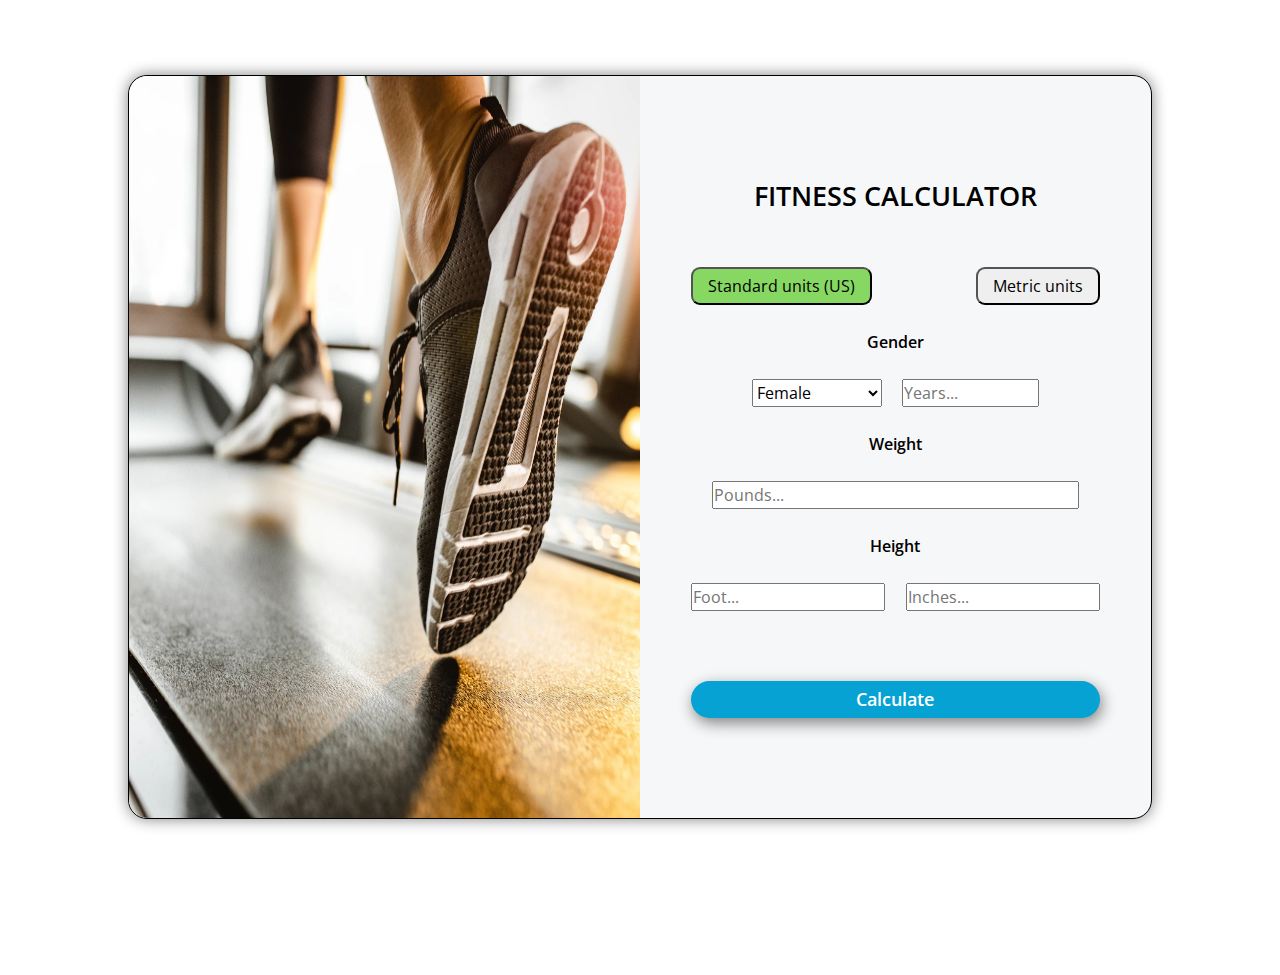
<file: fitness-calculator/index.html>
<!doctype html>
<html lang="en">
<head>
    <meta charset="UTF-8">
    <meta name="viewport"
          content="width=device-width, user-scalable=no, initial-scale=1.0, maximum-scale=1.0, minimum-scale=1.0">
    <meta http-equiv="X-UA-Compatible" content="ie=edge">
    <link rel="stylesheet" href="https://fonts.googleapis.com/css?family=Open+Sans">
    <link rel="stylesheet" href="./reset.css">
    <link rel="stylesheet" href="./style.css">
    <title>Fitness Calculator</title>
</head>
<body>
    <section>

        <div class="image">
            <img src="./calculator.png" alt="Fitness Image" width="100%">
        </div>

        <div class="calc-form">

            <h1>FITNESS CALCULATOR</h1>

            <div class="units-buttons">
                <button>Standard units (US)</button>
                <button>Metric units</button>
            </div>

            <p>Gender</p>

            <div class="gender-inputs">

                <select name="gender" id="gender">
                    <option value="female">Female</option>
                    <option value="male">Male</option>
                </select>

                <input type="number" placeholder="Years...">
            </div>

            <p>Weight</p>
            <input style="width: 90%;" type="number" step="0.01" placeholder="Pounds...">

            <p>Height</p>
            <div class="height-inputs">
                <input type="number" step="0.01" placeholder="Foot...">
                <input type="number" step="0.01" placeholder="Inches...">
            </div>

            <button class="btn">Calculate</button>
        </div>

    </section>
</body>
</html>
</file>
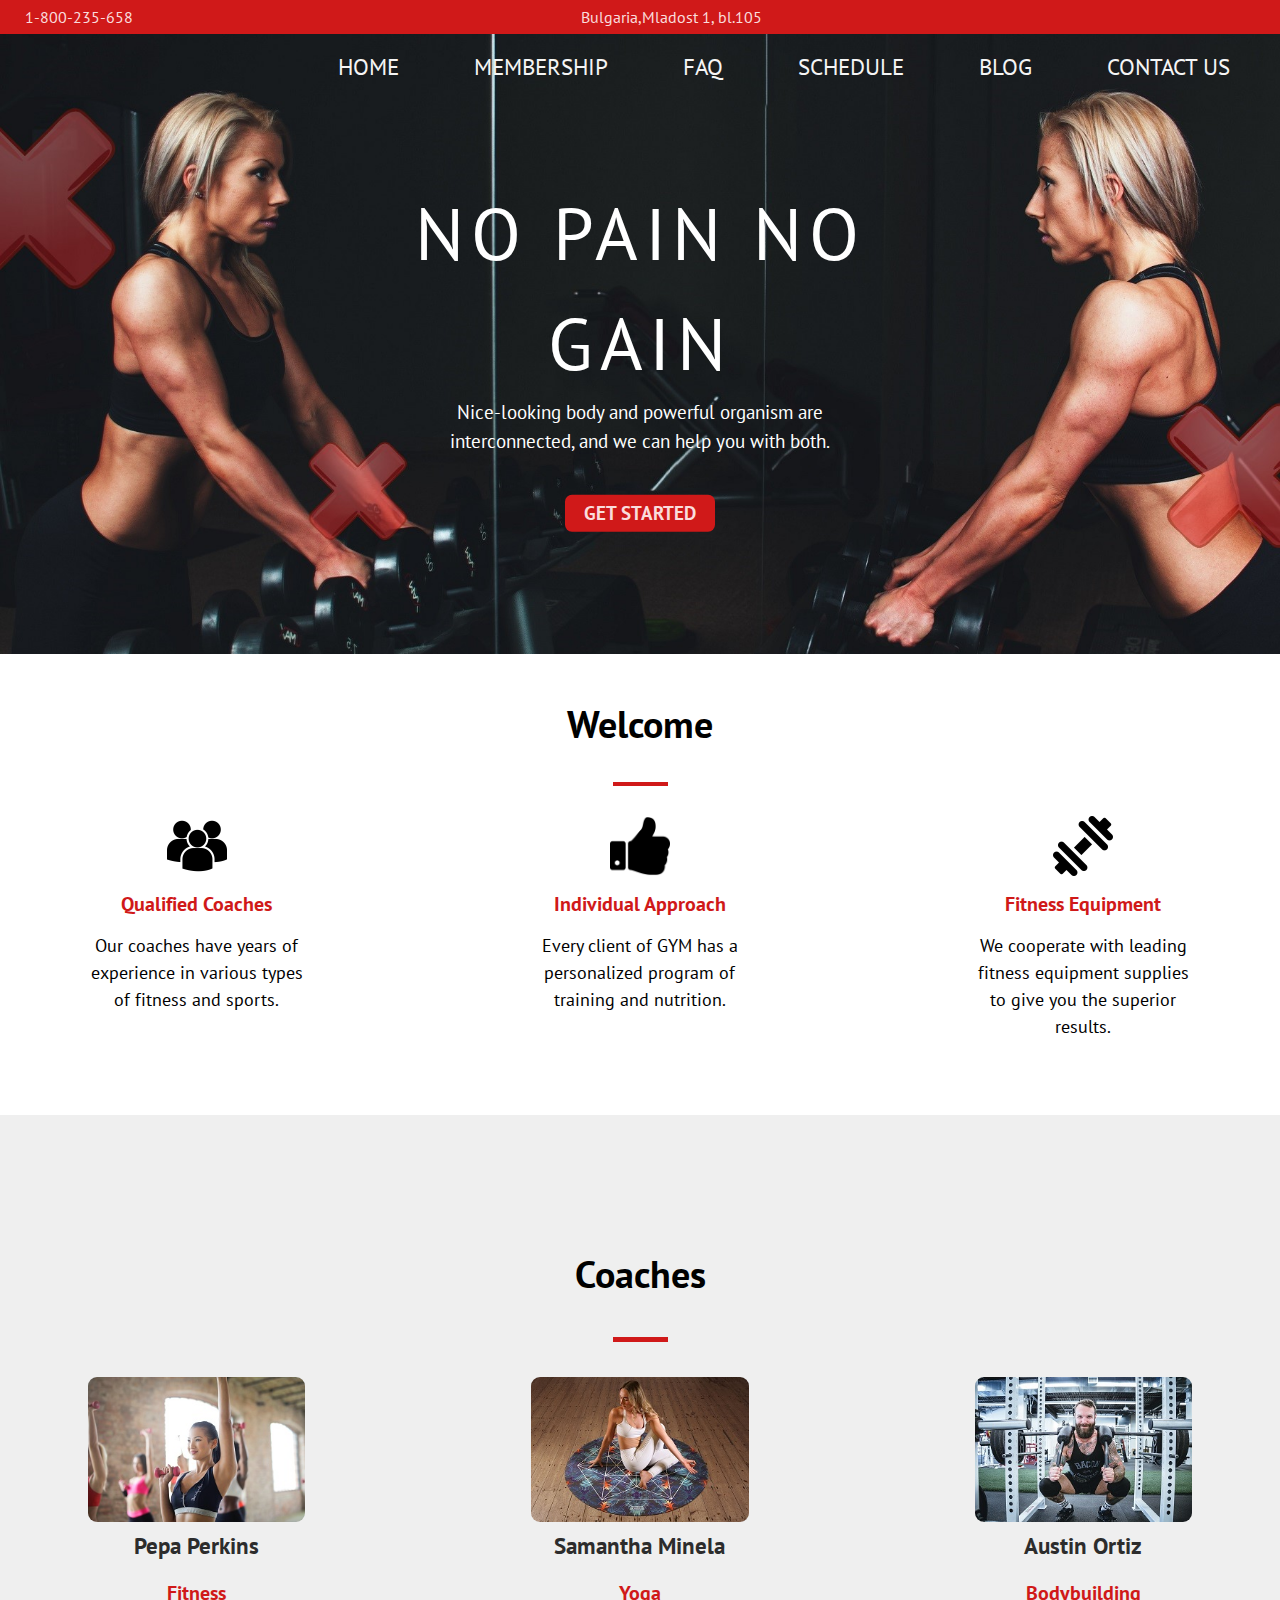
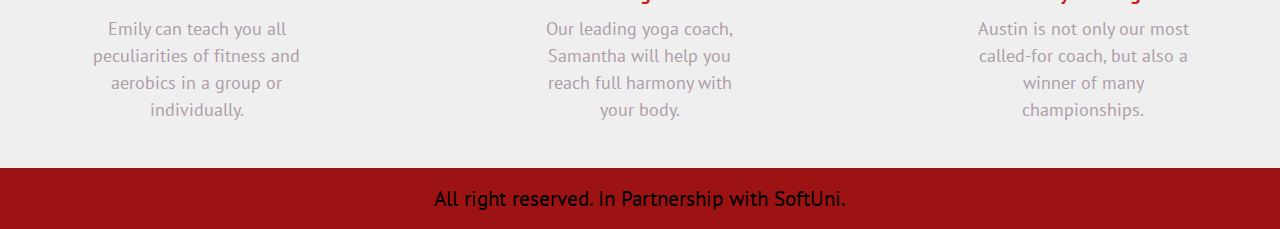
<file: fitness-site/index.html>
<!doctype html>
<html lang="en">
<head>
    <meta charset="UTF-8">
    <meta name="viewport"
          content="width=device-width, user-scalable=no, initial-scale=1.0, maximum-scale=1.0, minimum-scale=1.0">
    <meta http-equiv="X-UA-Compatible" content="ie=edge">
    <link rel="stylesheet" href="https://fonts.googleapis.com/css?family=PT+Sans|PT+Serif">
    <link rel="stylesheet" href="https://cdnjs.cloudflare.com/ajax/libs/font-awesome/6.2.0/css/all.min.css" integrity="sha512-xh6O/CkQoPOWDdYTDqeRdPCVd1SpvCA9XXcUnZS2FmJNp1coAFzvtCN9BmamE+4aHK8yyUHUSCcJHgXloTyT2A==" crossorigin="anonymous" referrerpolicy="no-referrer" />
    <link rel="stylesheet" href="./reset.css">
    <link rel="stylesheet" href="./style.css">
    <title>Fitness Site</title>
</head>
<body>
<header>

    <div class="top-banner">
        <div class="tel"><i class="fa-solid fa-mobile-screen-button"></i> 1-800-235-658</div>
        <div class="address"><i class="fa-sharp fa-solid fa-location-dot"></i> Bulgaria,Mladost 1, bl.105</div>
        <div class="soc-icons">
            <i class="fa-brands fa-facebook-f"></i>
            <i class="fa-brands fa-twitter"></i>
            <i class="fa-brands fa-instagram"></i>
            <i class="fa-brands fa-youtube"></i>
        </div>
    </div>

    <img class="main-fitness-img" src="./img/fitness-main.jpg" alt="main-fitness-image">

    <nav>
        <a href="#">HOME</a>
        <a href="#">MEMBERSHIP</a>
        <a href="#">FAQ</a>
        <a href="#">SCHEDULE</a>
        <a href="#">BLOG</a>
        <a href="#">CONTACT US</a>
    </nav>

    <div class="hero">
        <h1>NO PAIN NO GAIN</h1>
        <p>Nice-looking body and powerful organism are interconnected, and we can help you with both.</p>
        <button>GET STARTED</button>
    </div>

</header>

<main>

    <section class="welcome">

        <h2>Welcome</h2>

        <div class="welcome-boxes">
            <div class="welcome-box">
                <img src="./img/multiple-users-silhouette.png" alt="users img">
                <h3>Qualified Coaches</h3>
                <p>Our coaches have years of experience in various types of fitness and sports.</p>
            </div>

            <div class="welcome-box">
                <img src="./img/thumbs-up-hand-symbol.png" alt="thumbs up img">
                <h3>Individual Approach</h3>
                <p>Every client of GYM has a personalized program of training and nutrition.</p>
            </div>

            <div class="welcome-box">
                <img src="./img/dumbbell.png" alt="dumbbell img">
                <h3>Fitness Equipment</h3>
                <p>We cooperate with leading fitness equipment supplies to give you the superior results.</p>
            </div>
        </div>

    </section>

    <section class="coaches">

        <h2>Coaches</h2>

        <div class="coaches-boxes">
            <div class="coach-box">
                <img src="./img/perkins.jpg" alt="coach img">
                <h3 class="coach-name">Pepa Perkins</h3>
                <h3>Fitness</h3>
                <p>Emily can teach you all peculiarities of fitness and aerobics in a group or individually.</p>
            </div>

            <div class="coach-box">
                <img src="./img/minela.jpg" alt="coach img">
                <h3 class="coach-name">Samantha Minela</h3>
                <h3>Yoga</h3>
                <p>Our leading yoga coach, Samantha will help you reach full harmony with your body.</p>
            </div>

            <div class="coach-box">
                <img src="./img/ortiz.jpg" alt="coach img">
                <h3 class="coach-name">Austin Ortiz</h3>
                <h3>Bodybuilding</h3>
                <p>Austin is not only our most called-for coach, but also a winner of many championships.</p>
            </div>
        </div>

    </section>

</main>
<footer>
    <p>All right reserved. In Partnership with SoftUni.</p>
</footer>

</body>
</html>
</file>
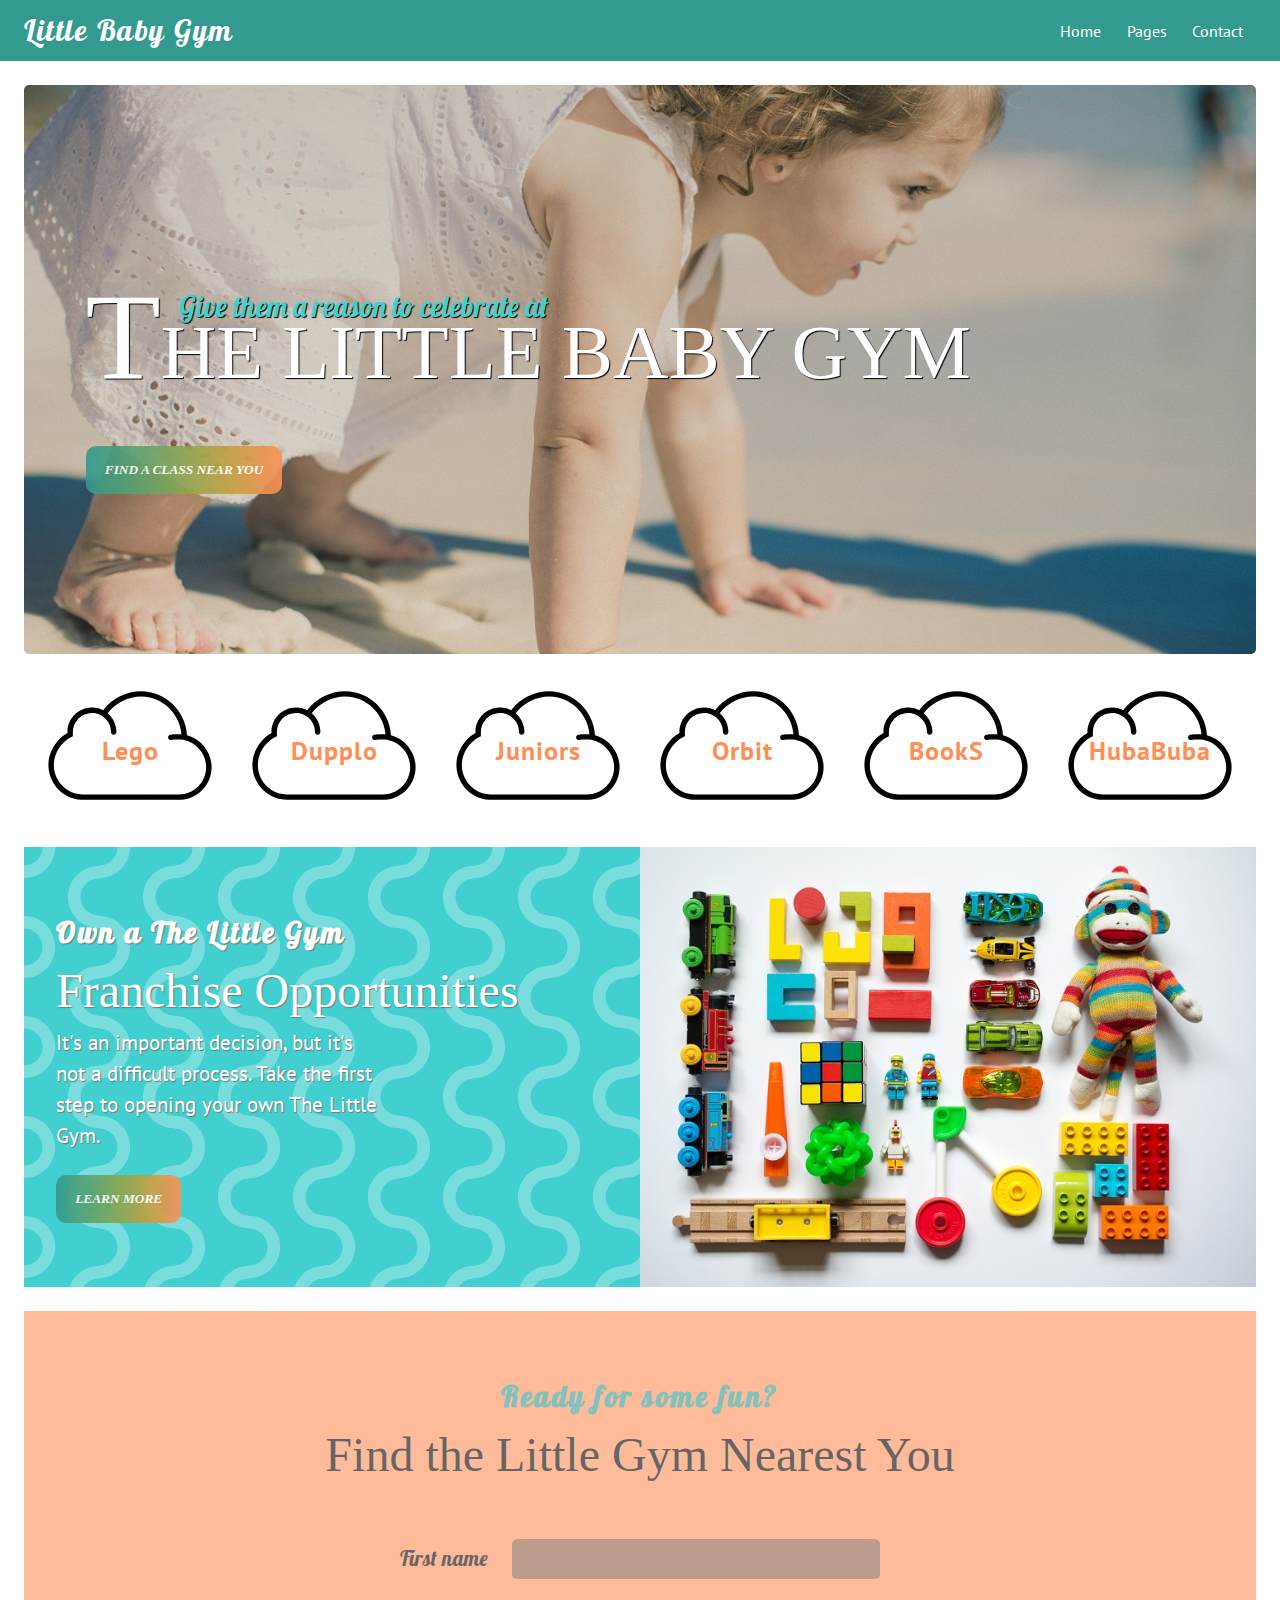
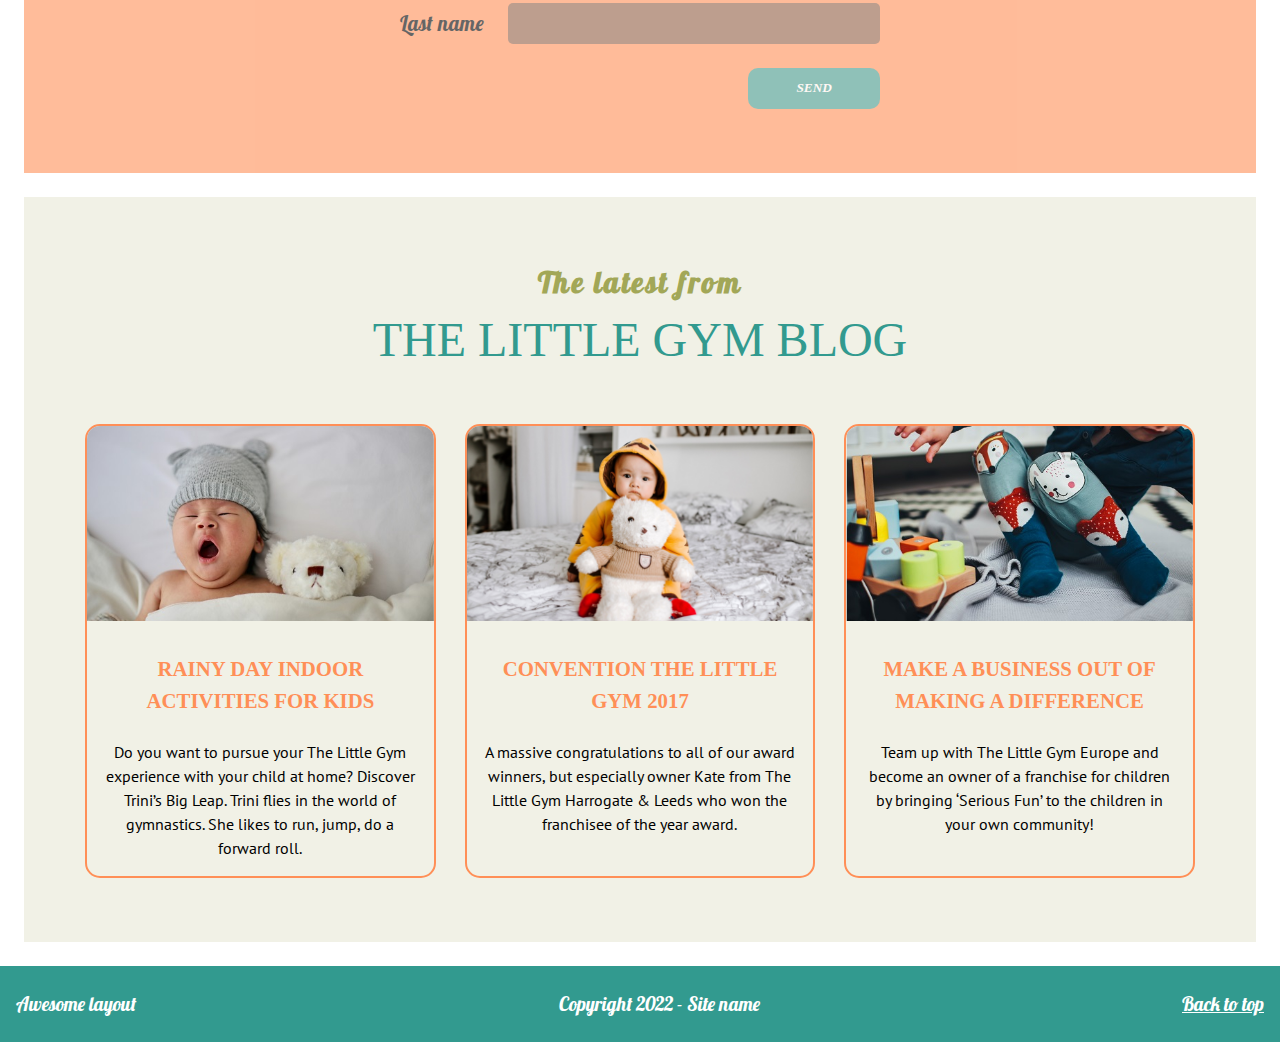
<file: little-baby/index.html>
<!DOCTYPE html>
<html lang="en">

<head>
    <link rel="stylesheet" href="style.css">
    <link rel="stylesheet" href="responsive.css">
    <link rel="stylesheet" href="https://use.fontawesome.com/releases/v5.6.3/css/all.css" integrity="sha384-UHRtZLI+pbxtHCWp1t77Bi1L4ZtiqrqD80Kn4Z8NTSRyMA2Fd33n5dQ8lWUE00s/" crossorigin="anonymous">
    <meta charset="UTF-8">
    <meta name="viewport" content="width=device-width, initial-scale=1.0">
    <meta http-equiv="X-UA-Compatible" content="ie=edge">
    <title>Little Baby Gym</title>
</head>

<body>    
    <header class="site-header">
        <p class="site-header-logo">Little Baby Gym</p>
        <nav class="site-navigation">
            <ul>
                <li><a href="#">Home</a></li>
                <li><a href="#">Pages</a></li>             
                <li><a href="#">Contact</a></li>                
            </ul>
        </nav>    
        <div class="hamburger-menu">          
    </header>
    <main class="site-main">
       <section class="entry-header">
           <div class="entry-header-container">
                <p class="entry-header-description">Give them a reason to celebrate at</p>
                <h1 class="entry-header-title">THE LITTLE BABY GYM</h1>    
                <button class="button button-primary">Find a class near you</button>            
           </div>
       </section>
       <section class="site-logos">
            <div class="site-logos-container">
                <div class="site-logo"><img src="./images/cloud.svg" alt=""><span>Lego</span></div>
                <div class="site-logo"><img src="./images/cloud.svg" alt=""><span>Dupplo</span></div>
                <div class="site-logo"><img src="./images/cloud.svg" alt=""><span>Juniors</span></div>
                <div class="site-logo"><img src="./images/cloud.svg" alt=""><span>Orbit</span></div>
                <div class="site-logo"><img src="./images/cloud.svg" alt=""><span>BookS</span></div>
                <div class="site-logo"><img src="./images/cloud.svg" alt=""><span>HubaBuba</span></div>
            </div>
        </section>
        <section class="entry-content">
            <div class="site-information">
                <section class="site-information-text">
                    <h5 class="entry-subtitle">Own a The Little Gym</h5>
                    <h2 class="entry-title">Franchise Opportunities</h2>
                    <p class="entry-description">It's an important decision, but it's not a difficult process. Take the first step to opening your own The Little Gym.</p>
                    <button class="button button-primary">Learn more</button>
                </section>
                <section class="site-information-image"></section>
            </div>
            <div class="site-form">
                <section class="site-form-container">
                    <h5 class="entry-subtitle">Ready for some fun?</h5>
                    <h2 class="entry-title">Find the Little Gym Nearest You</h2>
                    <form action="#">
                        <p>
                            <label for="first-name">First name</label>
                            <input type="text" id="first-name">
                        </p>
                        <p>
                            <label for="last-name">Last name</label>
                            <input type="text" id="last-name">
                        </p>
                        <button class="button button-primary">Send</button>
                    </form>  
                </section>
                <section class="site-information-image"></section>
            </div>           
        </section>
        <section class="site-blog">
            <div class="site-blog-container">
                <h5 class="entry-subtitle">The latest from</h5>
                <h2 class="entry-title">THE LITTLE GYM BLOG</h2>
                <section class="site-posts">
                    <div class="site-post">
                        <div class="image">
                            <img src="./images/baby-image.jpg" alt="baby image">
                        </div>
                        <h2><a href="#">Rainy Day Indoor Activities for Kids</a></h2>
                        <p>Do you want to pursue your The Little Gym experience with your child at home? Discover Trini’s Big Leap. Trini flies in the world of gymnastics. She likes to run, jump, do a forward roll.</p>
                    </div>
                    <div class="site-post">
                        <div class="image">
                            <img src="./images/child-picture.jpg" alt="child image">
                        </div>
                        <h2><a href="#">Convention The Little Gym 2017</a></h2>
                        <p>A massive congratulations to all of our award winners, but especially owner Kate from The Little Gym Harrogate & Leeds who won the franchisee of the year award.</p>
                    </div>
                    <div class="site-post">
                        <div class="image">
                            <img src="./images/child-play.jpg" alt="child play image">
                        </div>                        
                        <h2><a href="#">Make a business out of making a difference</a></h2>
                        <p>Team up with The Little Gym Europe and become an owner of a franchise for children by bringing ‘Serious Fun’ to the children in your own community!</p>
                    </div>
                </section>
            </div>
        </section>
    </main>
    <footer class="site-footer">
        <p>Awesome layout</p>
        <p>Copyright 2022 - Site name</p>
        <a href="#">Back to top</a>
    </footer>
</body>
</html>
</file>
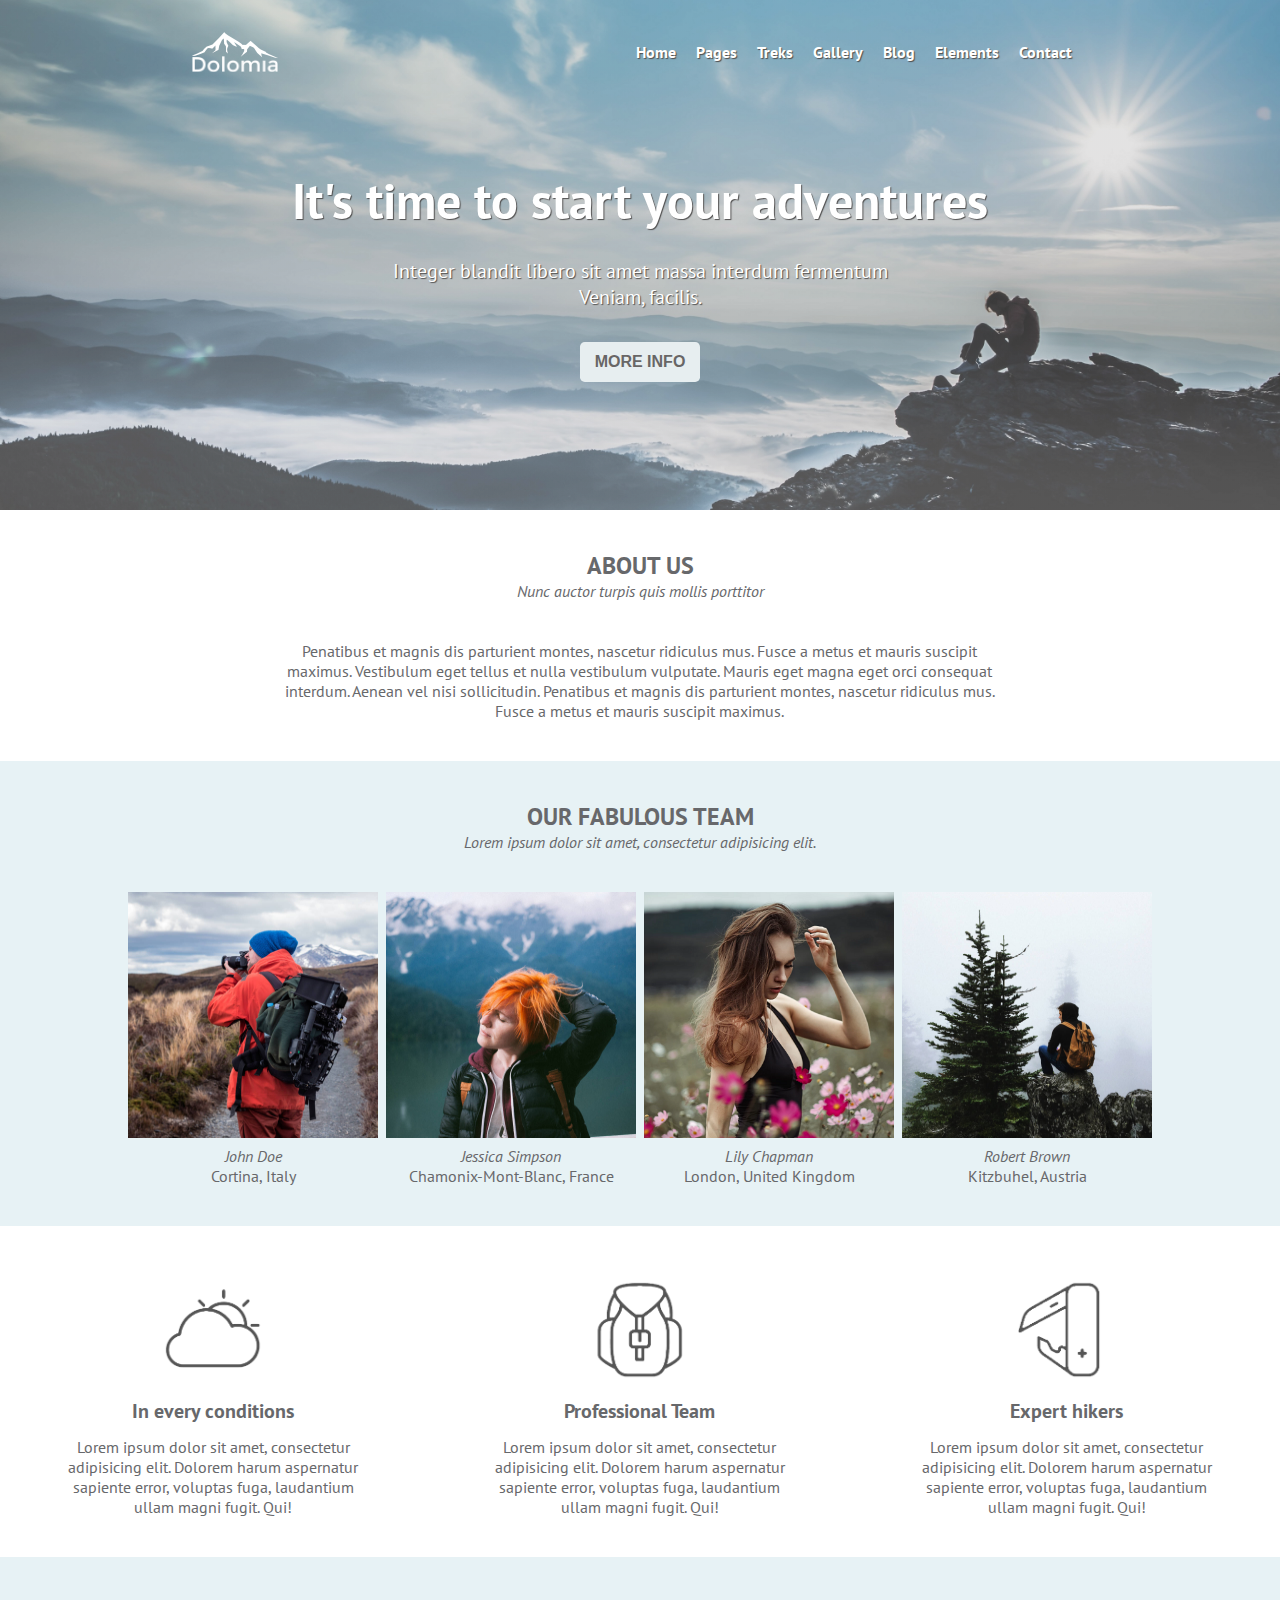
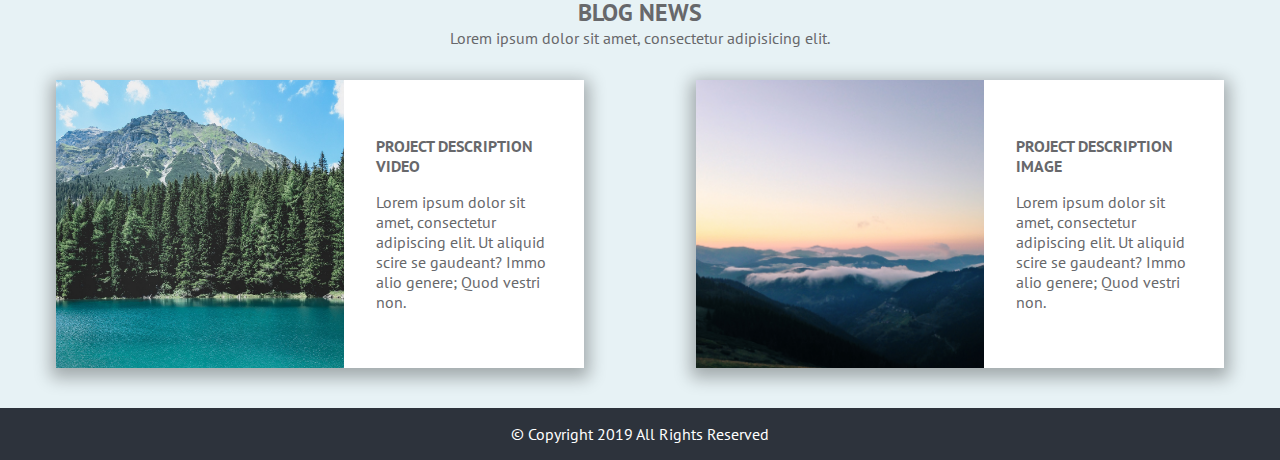
<file: Mountain-Journey/index.html>
<!DOCTYPE html>
<html lang="en">

<head>
    <link rel="stylesheet" href="style.css">
    <link rel="stylesheet" href="responsive.css">
    <meta charset="UTF-8">
    <meta name="viewport" content="width=device-width, initial-scale=1.0">
    <meta http-equiv="X-UA-Compatible" content="ie=edge">
    <title>Mountain Landing</title>
</head>

<body>
    <header>
        <nav>
            <img src="./images/logo_white.png" alt="">
            <ul>
                <li><a href="#">Home</a></li>
                <li><a href="#">Pages</a></li>
                <li><a href="#">Treks</a></li>
                <li><a href="#">Gallery</a></li>
                <li><a href="#">Blog</a></li>
                <li><a href="#">Elements</a></li>
                <li><a href="#">Contact</a></li>
            </ul>
        </nav>
        <section class="header-title">
            <h1>It's time to start your adventures</h1>
            <p>Integer blandit libero sit amet massa interdum fermentum</p>
            <p>Veniam, facilis.</p>
            <button>MORE INFO</button>
        </section>
    </header>
    <main>
        <section class="about-us">
            <h3>ABOUT US</h3>
            <p>Nunc auctor turpis quis mollis porttitor</p>
            <p>Penatibus et magnis dis parturient montes, nascetur ridiculus mus. Fusce a metus et mauris suscipit
                maximus. Vestibulum eget tellus et nulla vestibulum vulputate. Mauris eget magna eget orci consequat
                interdum. Aenean vel nisi sollicitudin. Penatibus et magnis dis parturient montes, nascetur ridiculus
                mus. Fusce a metus et mauris suscipit maximus.</p>
        </section>
        <section class="team-description">
            <div class="team-description-wrapper">
                <h3>OUR FABULOUS TEAM</h3>
                <p>Lorem ipsum dolor sit amet, consectetur adipisicing elit.</p>
                <ul>
                    <li>
                        <img src="./images/person-1.jpg" alt="pic">
                        <p>John Doe</p>
                        <p>Cortina, Italy</p>
                    </li>
                    <li>
                        <img src="./images/person-2.jpg" alt="pic">
                        <p>Jessica Simpson</p>
                        <p>Chamonix-Mont-Blanc, France</p>
                    </li>
                    <li>
                        <img src="./images/person-3.png" alt="pic">
                        <p>Lily Chapman</p>
                        <p>London, United Kingdom</p>
                    </li>
                    <li>
                        <img src="./images/person-4.jpg" alt="pic">
                        <p>Robert Brown</p>
                        <p>Kitzbuhel, Austria</p>
                    </li>
                </ul>
            </div>
        </section>
        <section class="choose-us">
            <ul>
                <li>
                    <img src="./images/icon-1.png" alt="cloud">
                    <h4>In every conditions</h4>
                    <p>Lorem ipsum dolor sit amet, consectetur adipisicing elit. Dolorem harum aspernatur sapiente
                        error,
                        voluptas fuga, laudantium ullam magni fugit. Qui!</p>
                </li>
                <li>
                    <img src="./images/icon-2.png" alt="bag">
                    <h4>Professional Team</h4>
                    <p>Lorem ipsum dolor sit amet, consectetur adipisicing elit. Dolorem harum aspernatur sapiente
                        error,
                        voluptas fuga, laudantium ullam magni fugit. Qui!</p>
                </li>
                <li>
                    <img src="./images/icon-3.png" alt="knife">
                    <h4>Expert hikers</h4>
                    <p>Lorem ipsum dolor sit amet, consectetur adipisicing elit. Dolorem harum aspernatur sapiente
                        error,
                        voluptas fuga, laudantium ullam magni fugit. Qui!</p>
                </li>
            </ul>

        </section>
        <section class="blog-news">
            <h3>BLOG NEWS</h3>
            <p>Lorem ipsum dolor sit amet, consectetur adipisicing elit.</p>
            <ul class="blog-list">
                <li class="item">
                    <section class="avatar">
                        <img src="./images/blog-1.jpg">
                    </section>
                    <section class="content">
                        <h4>PROJECT DESCRIPTION VIDEO</h4>
                        <p>Lorem ipsum dolor sit amet, consectetur adipiscing elit. Ut aliquid
                            scire se gaudeant? Immo
                            alio genere; Quod vestri non.</p>
                    </section>
                </li>
                <li class="item">
                    <section class="avatar">
                        <img src="./images/blog-2.jpg">
                    </section>
                    <section class="content">
                        <h4>PROJECT DESCRIPTION IMAGE</h4>
                        <p>Lorem ipsum dolor sit amet, consectetur adipiscing elit. Ut aliquid
                            scire se gaudeant? Immo
                            alio genere; Quod vestri non.</p>
                    </section>
                </li>
            </ul>

        </section>
    </main>
    <footer>
        <p>© Copyright 2019 All Rights Reserved</p>
    </footer>
</body>

</html>
</file>
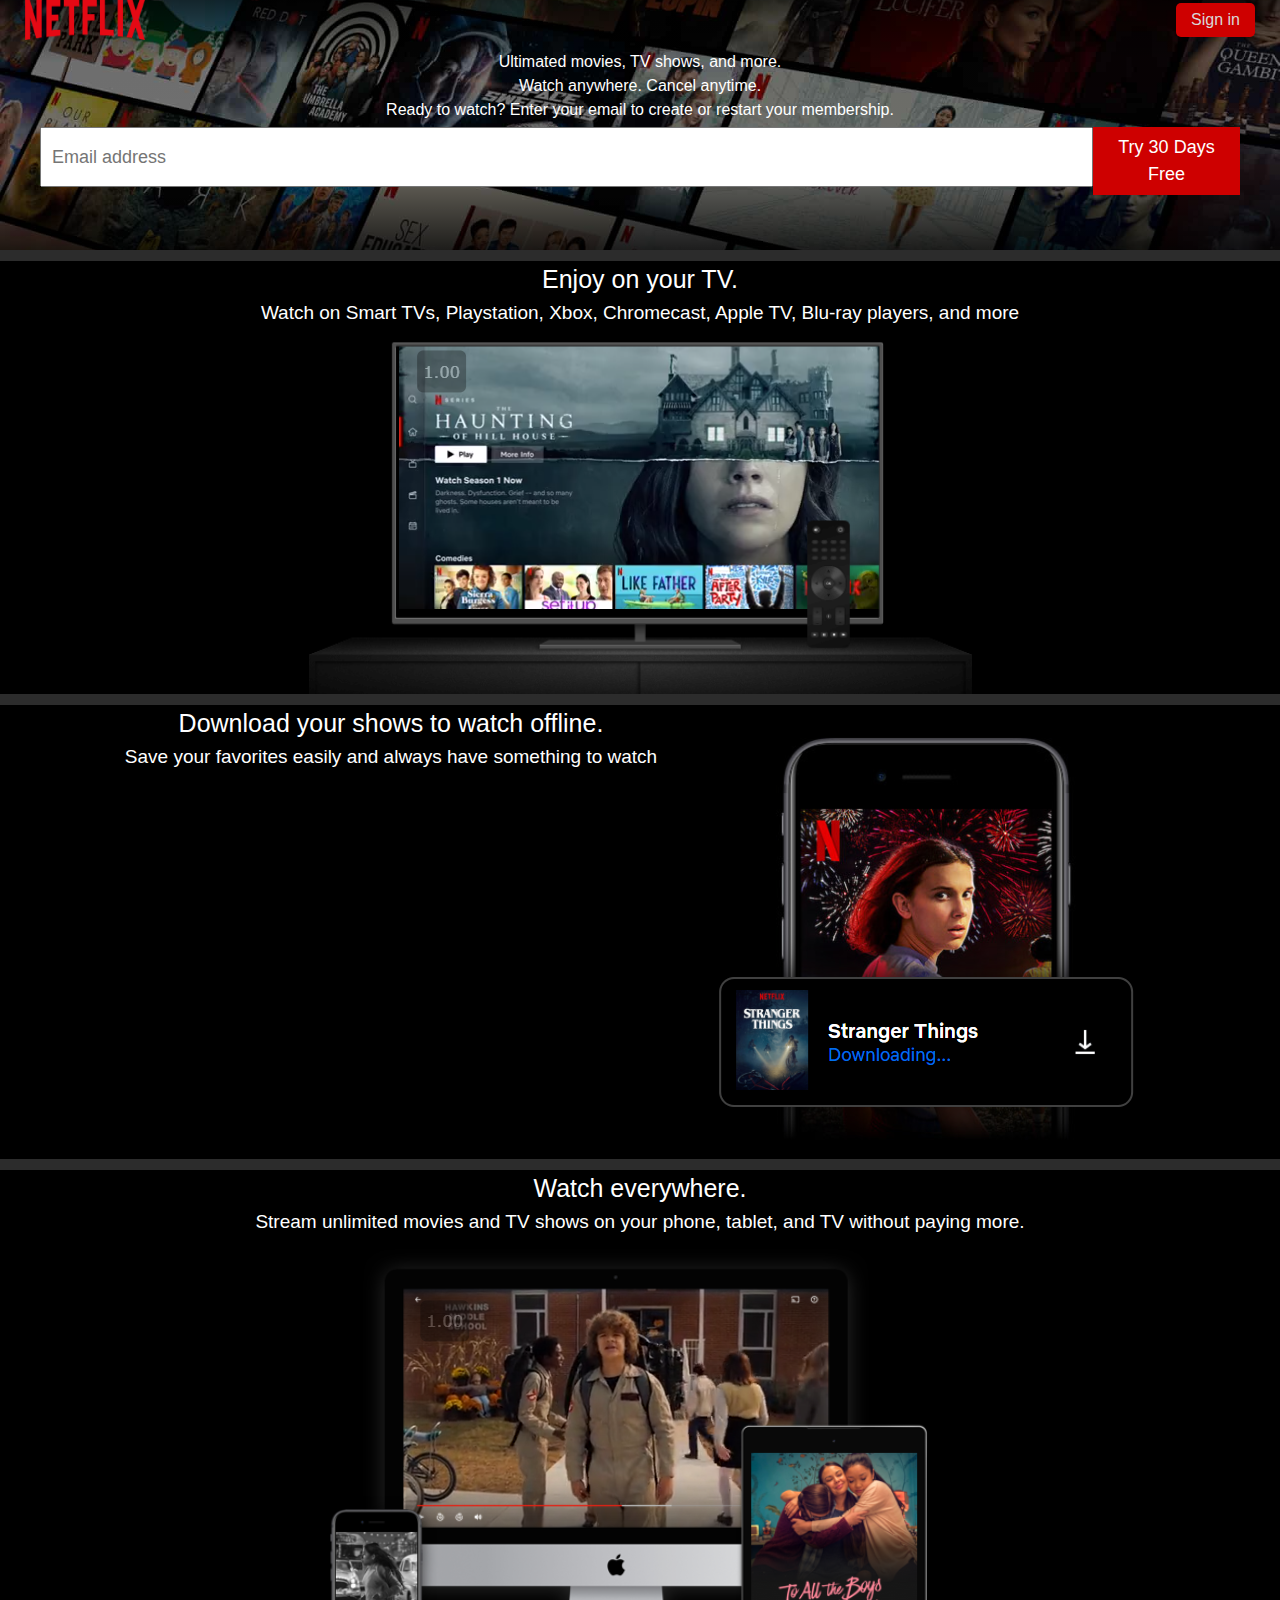
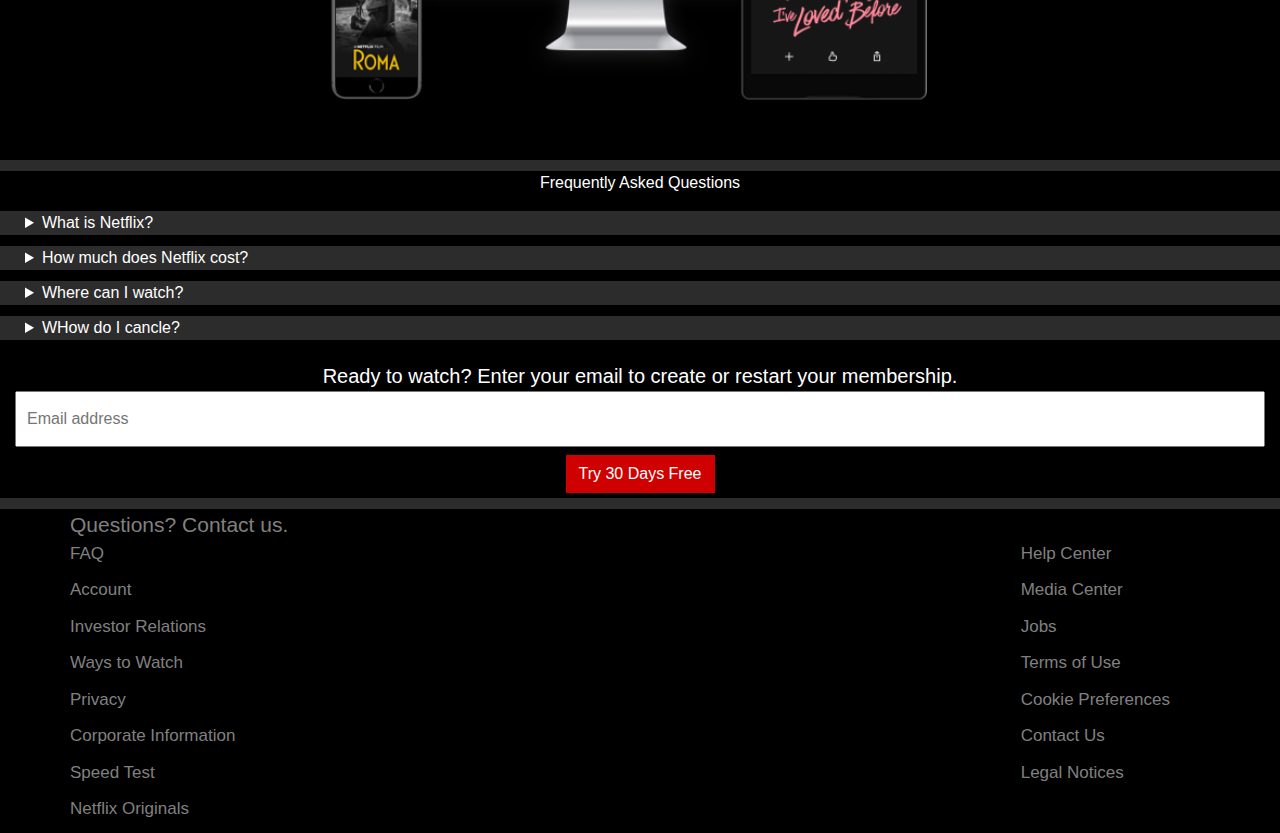
<file: NetFlix/index.html>
<!doctype html>
<html lang="en">
<head>
    <meta charset="UTF-8">
    <meta name="viewport"
          content="width=device-width, user-scalable=no, initial-scale=1.0, maximum-scale=1.0, minimum-scale=1.0">
    <meta http-equiv="X-UA-Compatible" content="ie=edge">
    <link rel="stylesheet" href="../resetStyle.css">
    <link rel="stylesheet" href="./style.css">
    <title>Netflix Template</title>
</head>
<body>

    <header>
        <img class="bg-img" src="./assets/bg.jpg" alt="background-image">
        <div class="overly"></div>
        <nav>
            <div class="logo">
                <img src="./assets/logo.png" width="120px" height="40px" alt="logo">
            </div>
            <div>
                <button>Sign in</button>
            </div>
        </nav>

        <div class="hero">

            <div class="content">
                <h1>Ultimated movies, TV shows, and more.</h1>
                <h4>Watch anywhere. Cancel anytime.</h4>
                <p>Ready to watch? Enter your email to create or restart your membership.</p>
            </div>

            <div style="display:flex;" class="subscribe">
                <input style="font-size: 18px;" type="text" placeholder="Email address">
                <button style="font-size: 18px;">Try 30 Days Free</button>
            </div>

        </div>

    </header>

    <main>

        <section id="box-enjoy">

            <div>
                <h2>Enjoy on your TV.</h2>
                <p>Watch on Smart TVs, Playstation, Xbox, Chromecast, Apple TV, Blu-ray players, and more</p>
            </div>
            <img src="./assets/enjoy-tv.png" alt="Enjoy">

        </section>

        <section id="box-download">
            <div>
                <h2>Download your shows to watch offline.</h2>
                <p>Save your favorites easily and always have something to watch</p>
            </div>
            <img src="./assets/shows.png" alt="Shows">
        </section>

        <section id="box-everywhere">
            <div>
                <h2>Watch everywhere.</h2>
                <p>Stream unlimited movies and TV shows on your phone, tablet, and TV without paying more.</p>
            </div>
            <img src="./assets/watch-everywhere.png" alt="Watch">
        </section>

        <section class="faq">

            <h2>Frequently Asked Questions</h2>

            <div class="questions">
                <details class="question">
                    <summary>What is Netflix?</summary>
                    <p>Some information about this question here!</p>
                </details>
                <details class="question">
                    <summary>How much does Netflix cost?</summary>
                    <div style="background: #777777">
                        <p>Some information about this question here!</p>
                        <p>Some information about this question here!</p>
                        <p>Some information about this question here!</p>
                    </div>
                </details>
                <details class="question">
                    <summary>Where can I watch?</summary>
                    <p>Some information about this question here!</p>
                    <p>Some information about this question here!</p>
                    <p>Some information about this question here!</p>
                </details>
                <details class="question">
                    <summary>WHow do I cancle?</summary>
                    <p>Some information about this question here!</p>
                    <p>Some information about this question here!</p>
                    <p>Some information about this question here!</p>
                </details>
            </div>

        </section>

        <div class="subscribe">
            <p>Ready to watch? Enter your email to create or restart your membership.</p>
            <input type="text" placeholder="Email address">
            <button>Try 30 Days Free</button>
        </div>

    </main>

    <footer>
        <p>Questions? Contact us.</p>
        <nav>
            <section class="left">
                <a href="#">FAQ</a>
                <a href="#">Account</a>
                <a href="#">Investor Relations</a>
                <a href="#">Ways to Watch</a>
                <a href="#">Privacy</a>
                <a href="#">Corporate Information</a>
                <a href="#">Speed Test</a>
                <a href="#">Netflix Originals</a>
            </section>
            <section class="right">
                <a href="#">Help Center</a>
                <a href="#">Media Center</a>
                <a href="#">Jobs</a>
                <a href="#">Terms of Use</a>
                <a href="#">Cookie Preferences</a>
                <a href="#">Contact Us</a>
                <a href="#">Legal Notices</a>
            </section>
        </nav>

    </footer>

</body>
</html>
</file>
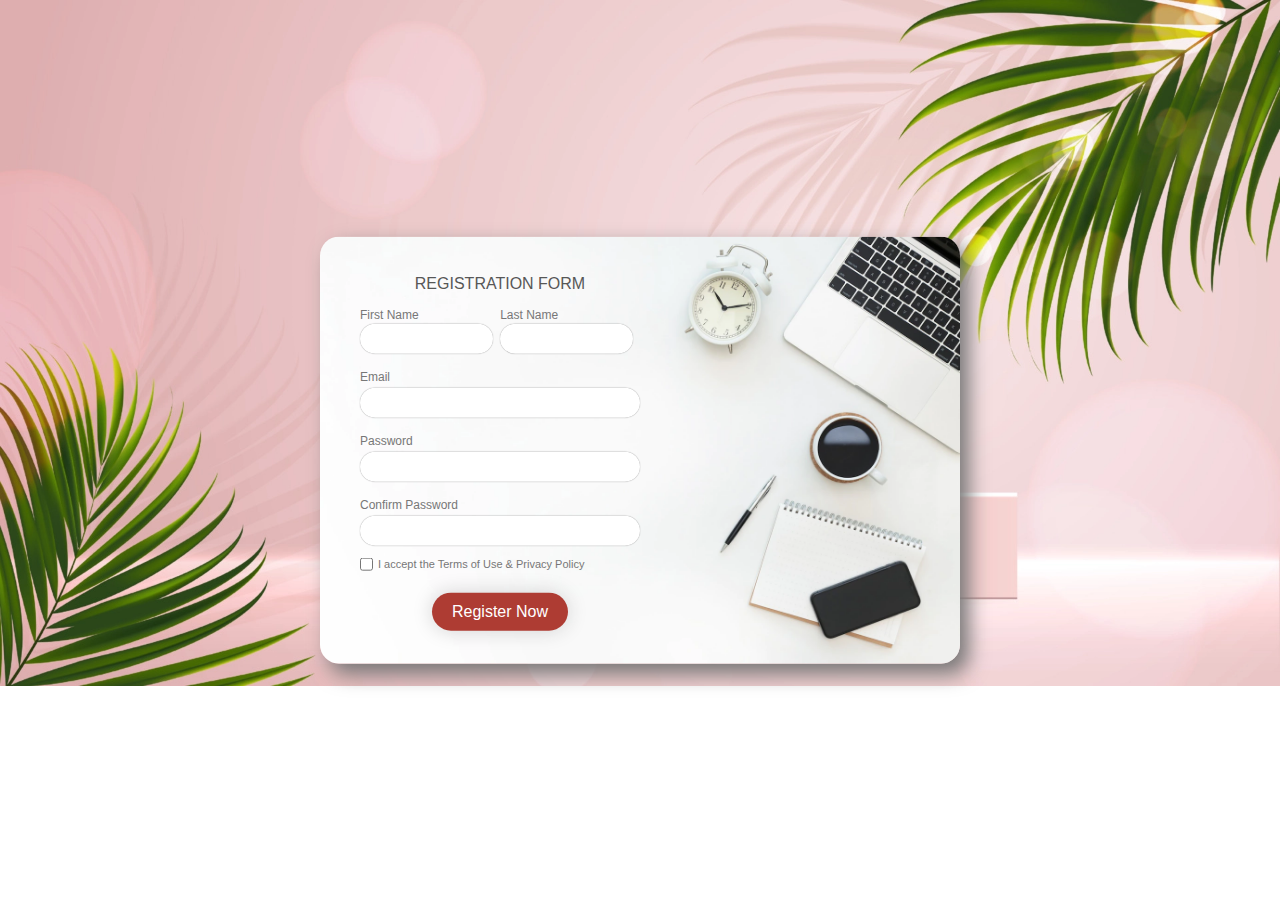
<file: Register_Form/reg.html>
<!doctype html>
<html lang="en">
<head>
    <meta charset="UTF-8">
    <meta name="viewport"
          content="width=device-width, user-scalable=no, initial-scale=1.0, maximum-scale=1.0, minimum-scale=1.0">
    <meta http-equiv="X-UA-Compatible" content="ie=edge">
    <link rel="stylesheet" href="../resetStyle.css">
    <link rel="stylesheet" href="./css/reg-style.css">
    <title>Register Form</title>
</head>
<body>

    <img class="bg-img" src="./img/background.png" alt="Background image">

    <div class="container">


        <div class="reg-form">

            <img src="./img/form-background.png" alt="form img">

            <form>

                <h2>Registration Form</h2>

                <div class="names">
                    <label>First Name
                        <input type="text">
                    </label>

                    <label>Last Name
                        <input type="text">
                    </label>
                </div>

                <div>
                    <label>Email
                        <input type="email">
                    </label>
                </div>

                <div>
                    <label>Password
                        <input type="password">
                    </label>
                </div>
                <div>
                    <label>
                        Confirm Password
                        <input type="password">
                    </label>
                </div>

                <div class="agree">
                    <input type="checkbox">
                    <span>I accept the Terms of Use & Privacy Policy</span>
                </div>

                <div class="btn">
                    <button>Register Now</button>
                </div>

            </form>

        </div>


    </div>


</body>
</html>
</file>
<file: fitness-calculator/style.css>
html{
    font-family: "Open Sans", sans-serif;
}
section{
    display: flex;
    width:80%;
    margin: 75px auto;
    border: 1px solid black;
    box-shadow: 0 0 15px 0 gray;
    border-radius: 19px;
    background-color: #f6f7f8;
}
.image {
    width: 50%;
    border-radius: 19px;
}
.image img {
    border-radius: 19px 0 0 19px;
    height: 100%;
}

.calc-form {
    padding: 50px 0;
    text-align: center;
    margin: 50px auto;
    width: 40%;
}
.calc-form h1 {
    font-size: 27px;
    font-weight: 600;
}

.units-buttons {
    margin-top: 50px;
    display: flex;
    justify-content: space-between;
}
.units-buttons button {
    padding: 5px 15px;
    border-radius: 9px;
}
.units-buttons button:first-child {
    background-color: #86d862;
}
p{
    margin: 25px;
    font-weight: 600;
}
.gender-inputs {
    width: 70%;
    margin: 0 auto;
    display: flex;
    justify-content: space-between;
    gap:20px;
}
.gender-inputs select,
.gender-inputs select input {
    width: 95%;
}

.calc-form input {
    width: 100%;
}
.height-inputs {
    display: flex;
    justify-content: space-between;
    gap: 20px;
    margin-bottom: 70px;
}

.btn {
    width: 100%;
    padding: 5px;
    border-radius: 30px;
    background-color: #05a2d3;
    color: white;
    font-weight: 600;
    font-size: 18px;
    border: none;
    box-shadow: 2px 5px 15px grey;
}
</file>
<file: fitness-site/style.css>
html {
  font-family: "PT Sans", sans-serif;
}

header {
  position: relative;
  height: 620px;
}

.top-banner {
  display: flex;
  justify-content: space-between;
  padding: 5px 25px;
  background-color: #d01919;
  color: #fadcdc;
}

.top-banner .soc-icons {
  display: flex;
  gap: 15px;
}

.main-fitness-img {
  height: 100%;
  object-fit: cover;
}

header nav {
  display: flex;
  gap: 75px;
  position: absolute;
  top: 50px;
  right: 50px;
}
header nav a {
  text-transform: uppercase;
  font-size: 23px;
  color: whitesmoke;
}

.hero {
  position: absolute;
  top: 50%;
  left: 50%;
  transform: translate(-50%, -50%);
  color: white;
  text-align: center;
}
.hero h1 {
  margin-top: 90px;
  font-size: 73px;
  letter-spacing: 6.5px;
}
.hero p {
  font-size: 19px;
  width: 74%;
  margin: 0 auto;
}
.hero button {
  font-size: 19px;
  font-weight: 600;
  padding: 4px 19px;
  background: #d01919;
  color: #fadcdc;
  border: none;
  border-radius: 7px;
  margin-top: 40px;
}

main {
  text-align: center;
}

.welcome {
  margin-top: 75px;
  margin-bottom: 75px;
}
.welcome h2 {
  margin: 25px auto;
  font-size: 38px;
  font-weight: 600;
}
.welcome h2::after {
  display: block;
  margin: 30px auto;
  content: "";
  width: 55px;
  border-bottom: 4px solid #d01919;
}
.welcome .welcome-boxes {
  display: flex;
  justify-content: space-around;
  gap: 50px;
}
.welcome .welcome-boxes .welcome-box {
  width: 17%;
}
.welcome .welcome-boxes .welcome-box img {
  width: 60px;
  height: 60px;
  margin: 0 auto;
}
.welcome .welcome-boxes .welcome-box h3 {
  font-size: 20px;
  font-weight: 600;
  padding: 13px 0;
  color: #d01919;
}
.welcome .welcome-boxes .welcome-box p {
  font-size: 18px;
}

.coaches {
  margin-top: 75px;
  padding-top: 105px;
  padding-bottom: 45px;
  background-color: #efefef;
}
.coaches h2 {
  margin: 25px auto;
  font-size: 38px;
  font-weight: 600;
}
.coaches h2::after {
  display: block;
  margin: 35px auto;
  content: "";
  width: 55px;
  border-bottom: 5px solid #d01919;
}
.coaches .coaches-boxes {
  display: flex;
  justify-content: space-around;
  gap: 50px;
}
.coaches .coaches-boxes .coach-box {
  width: 17%;
}
.coaches .coaches-boxes .coach-box img {
  width: 100%;
  margin: 0 auto;
  border-radius: 9px;
}
.coaches .coaches-boxes .coach-box .coach-name {
  font-size: 23px;
  color: #2c2c2c;
}
.coaches .coaches-boxes .coach-box h3 {
  font-size: 20px;
  font-weight: 600;
  padding: 7px 0;
  color: #d01919;
}
.coaches .coaches-boxes .coach-box p {
  font-size: 18px;
  color: #ad9da9;
}

footer {
  padding: 15px;
  background-color: #9d1212;
}
footer p {
  text-align: center;
  font-size: 21px;
  color: black;
}

/*# sourceMappingURL=style.css.map */
</file>
<file: little-baby/style.css>
@import url("https://fonts.googleapis.com/css?family=PT+Sans:400,400i,700,700i|PT+Serif:400,400i,700,700i");
@import url("https://fonts.googleapis.com/css?family=Lobster&display=swap");

* {
  margin: 0;
  padding: 0;
}

html {
  box-sizing: border-box;
  font-family: PT Sans, sans-serif;
  font-size: 16px;
  line-height: 1.5;
}

*,
*:before,
*:after {
  box-sizing: inherit;
}

body {
  width: 1400px;
  max-width: 100%;
  margin: 0 auto;
  color: #000;
}

p,
ul,
ol {
  padding-bottom: 1.5rem;
}

h1,
h2,
h3,
h4,
h5,
h6 {
  font-family: "Strangelove", "Amatic SC", cursive;
  padding-bottom: 1em;
  letter-spacing: 1.2;
}

h1 {
  font-size: 3rem;
}
h2 {
  font-size: 2.8rem;
}
h3 {
  font-size: 1.4rem;
}
h4 {
  font-size: 1.2rem;
}
h5 {
  font-size: 1rem;
}
h6 {
  font-size: 1.2rem;
}

li {
  list-style: none;
}

a {
  color: #006cff;
}

.button {
  padding: 1rem 1.2rem;
  border: none;
  border-radius: 10px;
}

/* site-header */
.site-header {
  display: flex;
  align-items: center;
  color: #fff;
  background: #329a8f;
  padding: 0.5rem 1.5rem;
}

.site-header-logo {
  padding-bottom: 0;
  margin-right: 1.2rem;
  font-size: 30px;
  font-weight: 500;
  font-family: "Lobster", cursive;
  letter-spacing: 1.5px;
  margin-right: auto;
}

.site-navigation ul {
  display: flex;
  padding-bottom: 0;
  align-items: center;
}

.site-navigation ul li {
  border-radius: 5px;
  margin: 0.4rem;
  text-align: center;
  padding: 0.2rem 0.4rem;
  cursor: pointer;
}

.site-navigation ul li a {
  color: #fff;
  text-decoration: none;
}

.hamburger-menu:after {
  display: inline-block;
  content: "\f0c9";
  font-family: "Font Awesome 5 Free";
  font-weight: 900;
  font-size: 20px;
  margin-left: 1.5rem;
}

/* main */

.site-main {
  margin: 1.5rem;
}

.entry-header {
  max-width: 100%;
  font-family: "Strangelove", "Amatic SC", cursive;
  background: linear-gradient(rgba(0, 0, 0, 0.2), rgba(0, 0, 0, 0.1)),
    url("./images/header-image.jpg");
  background-size: cover;
  color: #fff;
  padding: 10rem 0 10rem 0;
  font-size: 1.2rem;
  text-shadow: 1px 1px 1px #000;
  border-radius: 5px;
}

.entry-header-container {
  width: 90%;
  margin: 0 auto;
  position: relative;
}

.entry-header-container p {
  padding-bottom: 0;
}

.entry-header-title {
  font-weight: 400;
  font-size: 4.8rem;
  padding-bottom: 1rem;
}

.entry-header-title::first-letter {
  font-size: 7.7rem;
}

.entry-header-description {
  font-family: "Lobster", cursive;
  color: #41cfcf;
  font-size: 1.8rem;
  position: absolute;
  top: 40px;
  left: 93px;
}

.button-primary {
  background-image: linear-gradient(
    to right,
    #329a8f,
    #58a271,
    #8ca550,
    #c79f40,
    #ff8f57
  );
  color: #fff;
  text-transform: uppercase;
  font-weight: bold;
  opacity: 0.9;
  font-style: italic;
  font-family: "Strangelove", "Amatic SC", cursive;
}

/* logo section */

.site-logos {
  padding: 10px;
}

.site-logos-container {
  text-align: center;
  min-width: 1200px;;
}

.site-logo {
  color: #ff8f57;
  font-weight: bold;
  display: inline-block;
  letter-spacing: 1px;
  font-size: 1.6rem;
  position: relative;
}

.site-logo:not(:last-child) {
  margin-right: 2rem;
}

.site-logo img {
  width: 10.5rem;
  height: 10.2rem;
}

.site-logo span {
  position: absolute;
  top: 50%;
  left: 50%;
  transform: translate(-50%, -50%);
}

/* site-info section */
.site-information {
  width: 100%;
  display: flex;
  background: radial-gradient(
      circle at 100% 50%,
      transparent 20%,
      rgba(255, 255, 255, 0.3) 21%,
      rgba(255, 255, 255, 0.3) 34%,
      transparent 35%,
      transparent
    ),
    radial-gradient(
        circle at 0% 50%,
        transparent 20%,
        rgba(255, 255, 255, 0.3) 21%,
        rgba(255, 255, 255, 0.3) 34%,
        transparent 35%,
        transparent
      )
      0 -50px;
  background-color: #41cfcf;
  background-size: 75px 100px;
  color: #fff;
  text-shadow: 1px 1px 1px rgb(122, 121, 121);
}

.site-information-text {
  flex: 0 0 50%;
  padding: 4rem 2rem;
}

.site-information-image {
  background: url("./images/games-picture.jpg") center center;
  background-size: cover;
  flex: 0 0 50%;
}

.entry-title {
  font-weight: 400;
  font-size: 3rem;
  padding: 0;
}

.entry-subtitle {
  font-family: "Lobster", cursive;
  font-size: 1.8rem;
  letter-spacing: 2.5px;
  padding-bottom: 0;
}

.entry-description {
  width: 60%;
  font-size: 1.3rem;
}

.site-form {
  text-align: center;
  background: #ff8f57;
  opacity: 0.6;
  padding: 4rem 2rem;
  margin-top: 1.5rem;
}

.site-form .entry-subtitle {
  color: #329a8f;
}

form {
  max-width: 30rem;
  margin: 0 auto;
  padding-top: 3rem;
}

.site-form form > p {
  display: flex;
  align-items: center;
}

.site-form label,
.site-form input {
  display: inline-block;
}

.site-form label {
  font-size: 1.3rem;
  font-family: "Lobster", cursive;
  padding-right: 1.5rem;
}

.site-form input {
  border: none;
  padding: 0.8rem 0.5rem;
  border-radius: 5px;
  background: rgb(146, 94, 68);
  overflow: hidden;
  flex-grow: 1;
  color: #fff;
}

.site-form button {
  background: #329a8f;
  padding: 0.8rem 3rem;
  display: flex;
  margin-left: auto;
}

/*blog section*/
.site-blog-container {
  text-align: center;
  padding: 4rem 2rem;
  background: rgb(241, 241, 230);
  margin-top: 1.5rem;
}

.site-blog-container h5 {
  color: #a2a757;
}

.site-blog-container h2 {
  color: #329a8f;
  margin-bottom: 1.5rem;
}

.site-posts {
  display: flex;
  justify-content: space-evenly;
}

.site-post {
  flex: 0 0 30%;
  border: 2px solid #ff8f57;
  margin-top: 1.5rem;
  border-radius: 15px;
  overflow: hidden;
}

.site-post h2 {
  font-size: 1.3rem;
  margin-top: 1.5rem;
  margin-bottom: 0;
  padding: 0.5rem 1rem;
}

.site-post p {
  padding: 1rem;
}

.site-post h2 a {
  text-decoration: none;
  text-transform: uppercase;
  color: #ff8f57;
}

.site-post .image {
  display: block;
  position: relative;
  overflow: hidden;
}

.site-post .image:before {
  content: "";
  padding-top: 56.25%;
  display: block;
}

.site-post img {
  display: block;
  transform: translate(-50%, -50%);
  top: 50%;
  left: 50%;
  position: absolute;
  width: 100%;
  height: auto;
}

/* footer */
.site-footer {
  display: flex;
  flex-wrap: wrap;
  justify-content: space-between;
  padding: 1.5rem 1rem;
  background: #329a8f;
  color: #fff;
  font-family: "Lobster", cursive;
  font-size: 1.2rem;
}

.site-footer p {
  padding: 0;
}

.site-footer a {
  color: #fff;
  font-family: "Lobster", cursive;
  font-size: 1.2rem;
}
</file>
<file: little-baby/responsive.css>
.hamburger-menu {
    display: none;
}
@media screen and (max-width: 600px) {

    .entry-header {
        background-position: center;
        background-size: 250%;
    }
    .site-navigation {
        display: none;
    }
    .hamburger-menu {
        display: block;
    }
    .entry-header-container .button-primary {
        width:25%;
    }

    .site-logos{
        padding: 10px 75px;
    }
    .site-logos-container {
        display: grid;
        min-width: 100%;
        gap: 25px;
        grid-template-columns: repeat(2, minmax(0, 1fr));
    }
    .site-main {
        margin: 0;
    }
    .site-information-text {
        text-align: center;
        margin-left: auto;
        margin-right: auto;
        padding: 64px 0;
    }
    .site-information-text .entry-description {
        margin: 5px auto;
        font-size: 18px;
        width:100%;
    }
    .site-information-text .entry-subtitle{
        font-size: 27px;
    }
    .site-information-text .entry-title {
        font-size: 45px;
    }
    .site-information-image {
        display: none;
    }
    .site-information-text .button-primary {
        width: 33%;
    }

    .site-form-container .entry-title {
        font-size: 12px;
    }

    .site-form form p {
        flex-wrap: wrap;
        justify-content: center;
    }
    .site-form form p input {
        width: 100%;
    }

    .site-form form .button-primary{
        margin: 0 auto;
    }

    .site-blog .entry-title {
        font-size: 47px;
        width: 70%;
        margin: 7px auto;
    }
    .site-posts {
        display: grid;
        width: 70%;
        margin: 20px auto;
    }
    .site-footer {
        display: block;
        text-align: center;
    }
    footer a {
        display: block;
    }
}
</file>
<file: Mountain-Journey/style.css>
@import url("https://fonts.googleapis.com/css?family=PT+Sans:400,400i,700,700i|PT+Serif:400,400i,700,700i");

* {
  margin: 0;
  padding: 0;
  box-sizing: border-box;
}

body {
  font-family: PT Sans, sans-serif;
  font-size: 16px;
  letter-spacing: 1.5;
  box-sizing: inherit;
  max-width: 100vw;
  color: #67686b;
}

li{
  list-style: none;  
}

header {
  background: linear-gradient(rgba(165, 163, 163, 0.3), rgba(165, 163, 163, 0.3)),
    url(./images/header-pic.jpg) no-repeat center center;
  background-size: cover;
  padding: 2rem 0;
  text-shadow: 1px 1px 1px rgb(80, 79, 79);
}

header nav {
  display: flex;
  width: 70%;
  margin: 0 auto;
  justify-content: space-between;
  align-items: center;
}

header nav ul li {
  display: inline-block;
  list-style-type: none;
}

header nav ul li a {
  color: white;
  text-decoration: none;
  font-weight: bold;
}

header nav ul li {
  padding-right: 1em;
}

.header-title {
  color: white;
  margin: 0 auto;
  text-align: center;
  padding: 6em 0;
}

.header-title h1 {
  font-size: 50px;
  padding-bottom: 0.5em;
}

.header-title p {
  font-size: 20px;
}

.header-title button {
  padding: 0.7em 0.9em;
  color: rgb(104, 102, 102);
  font-weight: bold;
  font-size: 16px;
  border: none;
  border-radius: 0.3rem;
  background: rgb(231, 238, 240);
  margin-top: 2em;
  /* border: 2px solid rgb(104, 102, 102); */
}

h3 {
  font-size: 24px;
}

.team-description-wrapper,
.about-us {
  width: 80%;
  margin: 0 auto;
  padding: 2.5rem 0;
  text-align: center;
}


.blog-section p:nth-child(2),
.team-description p:nth-child(2),
.about-us p:nth-child(2) {
  font-style: italic;
  padding-bottom: 2.5rem;
}

.about-us p:nth-child(3){
  width: 70%;
  margin: 0 auto;
}

.choose-us {
  padding: 2.5rem 0;
  /* background: rgb(231, 242, 245);     */
}

.choose-us ul{
  display: flex;
  justify-content: space-around;
}

.choose-us li {
  flex: 0 0 25%;
  text-align: center;
}

.choose-us li h4 {
  padding-bottom: 0.8rem;
  font-size: 20px;
}

.choose-us li img {
  width: 8rem;
  height: 8rem;
}

.team-description{
  background: rgb(231, 242, 245);
}

.team-description ul {
  display: flex;
  justify-content: space-between;
}

.team-description ul li img {
  width: 250px;
  height: 250px;
  padding-bottom: 0.3rem;
}

.team-description ul li > p:nth-child(2) {
  padding: 0;
}

.blog-news {  
  background: rgb(231, 242, 245);  
  padding: 2.5rem 0;
  text-align: center;
}

.blog-news ul {
  display: flex;
  justify-content: space-around;
  padding-top: 2rem;
}

.blog-news ul .item {
  list-style: none outside;
  display: flex;
  text-align: center;
  flex: 0 0 35%;
  box-shadow: 0 0.3rem 1rem 0.3rem rgba(0,0,0,0.3); 
}

.blog-news .content{
  width: 15rem;
  padding: 0 2rem;
  text-align: left;
  display: flex;
  flex-direction: column;
  justify-content: center;
  background: white;
}

.blog-news .content h4{
  padding-bottom: 1rem;
}

.blog-news ul .item .avatar {
  width: 18rem;
  overflow: hidden;
  position: relative; 
  margin: 0 auto;  
  margin: 0;
}

.blog-news ul .item .avatar:before {
  display: block;
  content: '';
  padding-top: 100%;
}

.blog-news ul .item .avatar img {
  display: block;
  width: 100%;
  height: auto;
  position: absolute;
  top: 0;
  left: 0;
}

footer {
  background: #2d333c;
  text-align: center;
  color: white;
  padding: 1em 0;
}
</file>
<file: Mountain-Journey/responsive.css>
@media (max-width: 600px){
    .header {
        display: flex;
        flex-direction: column;
        align-items: center;
        justify-content: space-around;
    }
    nav img {
        padding-bottom: 15px;
    }
    nav {
        flex-direction: column;
    }
    nav ul {
        display: flex;
        flex-direction: column;
        align-items: center;
        justify-content: space-around;
    }

    nav li {
        padding-bottom: 5px;
    }

    .header-title {
        padding: 0;
    }

    .team-description ul {
        flex-direction: row;
        flex-wrap: wrap;
    }

    .team-description ul li img {
        width: 200px;
        height: 200px;
        padding-bottom: 0.3rem;
    }

    .choose-us ul {
        display: flex;
        flex-direction: column;
        justify-content: space-around;
        margin: 0 100px;
    }

    .blog-news ul {
        display: flex;
        justify-content: space-around;
        flex-direction: column;
        margin: 0 50px;
    }

    .blog-news ul .item {
        margin-bottom: 50px;
    }
}
</file>
<file: NetFlix/style.css>
body {
  background-color: black;
  color: white;
  font-family: Roboto, sans-serif;
}

header {
  position: relative;
  color: white;
}
header div button {
  background-color: #ce0000;
  padding: 5px 15px;
  border-radius: 5px;
  border: none;
  color: #d9d9d9;
}
header .bg-img {
  position: absolute;
  width: 100%;
  height: 100%;
  top: 0;
  left: 0;
  object-fit: cover;
  z-index: -1;
}
header nav {
  position: absolute;
  top: 0;
  left: 0;
  width: 100%;
  display: flex;
  justify-content: space-between;
  flex-wrap: wrap;
  align-items: center;
  padding: 0 25px;
}
header .hero {
  background: rgba(0, 0, 0, 0.5);
  background: linear-gradient(0deg, rgba(0, 0, 0, 0.8412407199) 0%, rgba(0, 0, 0, 0.4070670505) 35%, rgba(0, 0, 0, 0.4182715322) 75%, rgba(0, 0, 0, 0.7628093474) 100%);
  padding: 50px 25px;
  text-align: center;
}
header .hero .subscribe input {
  width: 100%;
  padding: 5px 10px;
  margin-bottom: 8px;
}
header .hero .subscribe button {
  border-radius: 0;
  padding: 7px 13px;
}

main {
  text-align: center;
}
main #box-enjoy {
  border-top: 11px solid;
  border-bottom: 11px solid;
  border-color: #2c2c2c;
  display: flex;
  justify-content: center;
  flex-wrap: wrap;
}
main #box-enjoy p {
  font-size: 19px;
  padding: 0 25px;
}
main #box-enjoy h2 {
  font-size: 25px;
}
main #box-download {
  border-bottom: 11px solid;
  border-color: #2c2c2c;
  display: flex;
  justify-content: center;
  flex-wrap: wrap;
}
main #box-download p {
  font-size: 19px;
  padding: 0 25px;
}
main #box-download h2 {
  font-size: 25px;
}
main #box-everywhere {
  border-bottom: 11px solid;
  border-color: #2c2c2c;
  display: flex;
  justify-content: center;
  flex-wrap: wrap;
}
main #box-everywhere p {
  font-size: 19px;
  padding: 0 25px;
}
main #box-everywhere h2 {
  font-size: 25px;
}
.questions {
  margin: 16px 0;
  padding: 0;
}
.questions .question {
  width: 100%;
  display: flex;
  align-items: center;
  justify-content: space-between;
  background-color: #2c2c2c;
  padding: 0 25px;
  margin-bottom: 11px;
}

.subscribe {
  padding: 5px 15px;
}
.subscribe p {
  font-size: 20px;
}
.subscribe input {
  width: 100%;
  padding: 14px 10px;
  margin-bottom: 8px;
}
.subscribe button {
  border: none;
  border-radius: 0;
  padding: 7px 13px;
  background-color: #ce0000;
  color: white;
}

footer {
  border-top: solid 11px #2c2c2c;
  padding: 0 30px;
  margin-bottom: 60px;
}
footer p {
  font-size: 21px;
  color: gray;
  margin-left: 40px;
}
footer nav {
  display: flex;
  justify-content: space-between;
  padding: 0 40px;
  margin-right: 40px;
}
footer nav .left a {
  font-size: 17px;
  display: block;
  text-decoration: none;
  color: gray;
  margin-bottom: 11px;
}
footer nav .right a {
  font-size: 17px;
  display: block;
  text-decoration: none;
  color: gray;
  margin-bottom: 11px;
}

/*# sourceMappingURL=style.css.map */
</file>
<file: Register_Form/css/reg-style.css>
html {
    font-family: "Lucida Sans", sans-serif;
    font-size: 16px;
    color: #777777;
}
.container {
    position: absolute;
    top: 50%;
    left: 50%;
    transform: translate(-50%, -50%);
}
.reg-form {
    border-radius: 19px;
    box-shadow: 9px 10px 20px 0;
}
.reg-form img {
    border-radius: 19px;
}
form {
    position: absolute;
    top: 0;
    left: 0;
    width: 50%;
    padding: 35px 0 35px 40px;
}

form h2 {
    text-align: center;
    text-transform: uppercase;
    color: #575757;
}

.names {
    display: flex;
    justify-content: space-between;
}
label {
    font-size: 12px;
    font-weight: 300;
}
input{
    width: 100%;
    box-shadow: 0 0 1px 0 grey;
    border-radius: 30px;
    border: none;
    outline: none;
    padding: 6px 11px;
}
::placeholder {
    color: darkgray;
    opacity: 1;
}
.names input {
    width: 95%;
    box-shadow: 0 0 1px 0 grey;
}
.agree {
    display: flex;
    align-items: center;
    font-size: 11px;
}
.agree input {
    width: 13px;
    height: 13px;
    margin-right: 5px;
    box-shadow: none;
}
.btn{
    margin-top: 20px;
    display: flex;
    justify-content: center;
}
button{
    cursor: pointer;
    padding: 7px 20px;
    border-radius: 30px;
    background-color: #ae3c33;
    color: white;
    border:none;
    outline: none;
    box-shadow: 0 0 20px 0 lightgray;
}
form > * + * {
    margin-top: 10px;
}
</file>
<file: resetStyle.css>
/* Box sizing rules */
*,
*::before,
*::after {
    box-sizing: border-box;
}

/* Remove default margin */
* {
    margin: 0;
    padding: 0;
    font: inherit;
}

/* Remove list styles on ul, ol elements with a list role, which suggests default styling will be removed */
ul[role='list'],
ol[role='list'] {
    list-style: none;
}

/* Set core root defaults */
html:focus-within {
    scroll-behavior: smooth;
}

/* Set core body defaults */
html,body {
    height: 100%;
}
body {
    text-rendering: optimizeSpeed;
    line-height: 1.5;
}

/* A elements that don't have a class get default styles */
a:not([class]) {
    text-decoration-skip-ink: auto;
}

/* Make images easier to work with */
img,
picture {
    max-width: 100%;
    display: block;
}

/* Remove all animations, transitions and smooth scroll for people that prefer not to see them */
@media (prefers-reduced-motion: reduce) {
    html:focus-within {
        scroll-behavior: auto;
    }

    *,
    *::before,
    *::after {
        animation-duration: 0.01ms !important;
        animation-iteration-count: 1 !important;
        transition-duration: 0.01ms !important;
        scroll-behavior: auto !important;
    }
}
</file>
